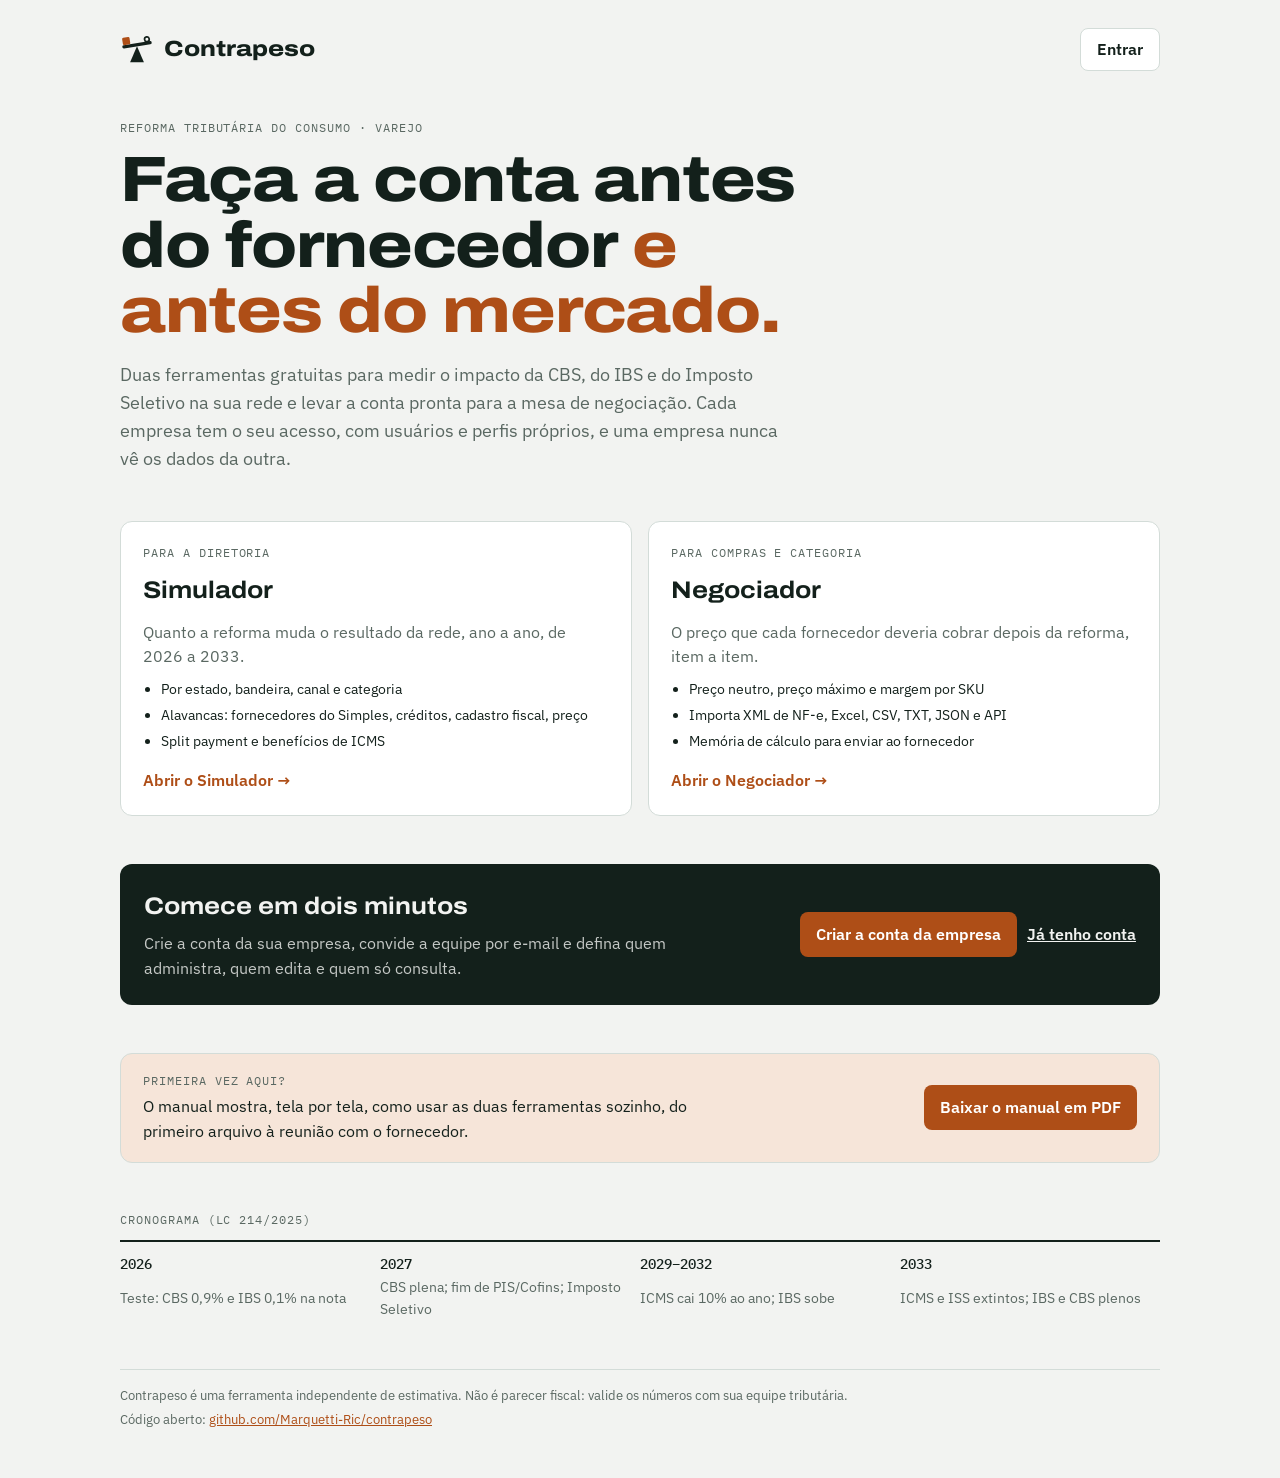
<file: site/index.html>
<!doctype html>
<html lang="pt-BR">
<head>
<meta charset="utf-8">
<meta name="viewport" content="width=device-width,initial-scale=1,viewport-fit=cover">
<title>Contrapeso</title>
<meta name="description" content="Ferramentas gratuitas para o varejo medir e negociar o impacto da reforma tributária (CBS, IBS e Imposto Seletivo).">
<link rel="icon" href="favicon.svg" type="image/svg+xml">
<link rel="preconnect" href="https://fonts.googleapis.com">
<link rel="stylesheet" href="https://fonts.googleapis.com/css2?family=Archivo:wdth,wght@100..125,500..800&family=IBM+Plex+Mono:wght@400;500&family=IBM+Plex+Sans:wght@400;500;600&display=swap">
<style>
/* Layout: marca, tese em uma frase, duas ferramentas lado a lado, cronograma da reforma como faixa, rodapé. */
:root{
  --bg:#F2F3F1; --surface:#FFFFFF; --sunk:#E9EEEC; --fg:#13201B; --muted:#5A6862; --line:#D3DCD8;
  --accent:#AE4E17; --accent-soft:#F6E5D9;
  --gain:#1B7C52; --gain-soft:#DCF0E5; --loss:#B4233A; --loss-soft:#F8DEE2; --warn:#9A6400; --warn-soft:#F6EBD3;
  --k1:#2943B0; --k2:#7B95E3; --k3:#C0692A; --k4:#1B7C52; --k5:#8656BF; --k6:#A88A1E; --k7:#77817C;
  --f-display:"Archivo","Arial",system-ui,sans-serif;
  --f-body:"IBM Plex Sans",system-ui,-apple-system,"Segoe UI",sans-serif;
  --f-mono:"IBM Plex Mono",ui-monospace,"SFMono-Regular",Menlo,monospace;
}
@media (prefers-color-scheme: dark){ :root:not([data-theme="light"]){
  --bg:#0E1412; --surface:#151D1A; --sunk:#1C2622; --fg:#E4EBE8; --muted:#93A29C; --line:#2A3631;
  --accent:#F0955E; --accent-soft:#3B2416;
  --gain:#5BC594; --gain-soft:#163426; --loss:#F27C8E; --loss-soft:#3B1820; --warn:#E3B04E; --warn-soft:#3A2D12;
  --k1:#93A6FF; --k2:#5269C4; --k3:#E59253; --k4:#5BC594; --k5:#B48CE8; --k6:#D6BB4E; --k7:#8E9994;
  color-scheme:dark }}
:root[data-theme="dark"]{
  --bg:#0E1412; --surface:#151D1A; --sunk:#1C2622; --fg:#E4EBE8; --muted:#93A29C; --line:#2A3631;
  --accent:#F0955E; --accent-soft:#3B2416;
  --gain:#5BC594; --gain-soft:#163426; --loss:#F27C8E; --loss-soft:#3B1820; --warn:#E3B04E; --warn-soft:#3A2D12;
  --k1:#93A6FF; --k2:#5269C4; --k3:#E59253; --k4:#5BC594; --k5:#B48CE8; --k6:#D6BB4E; --k7:#8E9994;
  color-scheme:dark }
*{box-sizing:border-box}
body{margin:0;background:var(--bg);color:var(--fg);font-family:var(--f-body);font-size:16px;line-height:1.55}
.wrap{max-width:1080px;margin:0 auto;padding-inline:20px;padding-block:28px 48px;display:grid;gap:48px}
.brand{display:inline-flex;align-items:center;gap:10px;color:var(--fg);text-decoration:none}
.brand .mark{width:34px;height:34px;color:var(--fg)}
.brand .word{font-family:var(--f-display);font-stretch:118%;font-weight:800;font-size:22px}
.eyebrow{font-family:var(--f-mono);font-size:12px;letter-spacing:.08em;text-transform:uppercase;color:var(--muted)}
h1{font-family:var(--f-display);font-stretch:115%;font-weight:800;font-size:clamp(34px,6vw,64px);line-height:1.02;letter-spacing:-.02em;margin:10px 0 0;text-wrap:balance;max-width:16ch}
h1 em{font-style:normal;color:var(--accent)}
.lede{font-size:18px;color:var(--muted);max-width:60ch;margin:18px 0 0}
.tools{display:grid;grid-template-columns:repeat(2,minmax(0,1fr));gap:16px}
@media (max-width:760px){.tools{grid-template-columns:minmax(0,1fr)}}
.tool{display:grid;gap:10px;align-content:start;background:var(--surface);border:1px solid var(--line);border-radius:12px;padding:22px;color:var(--fg);text-decoration:none;transition:border-color .15s}
.tool:hover{border-color:var(--accent)}
.tool:focus-visible{outline:2px solid var(--accent);outline-offset:3px}
.tool h2{font-family:var(--f-display);font-stretch:112%;font-size:24px;font-weight:700;margin:0}
.tool p{margin:0;color:var(--muted)}
.tool ul{margin:0;padding-left:18px;color:var(--fg);font-size:14px;display:grid;gap:4px}
.tool .go{font-weight:600;color:var(--accent);margin-top:6px}
.tl{display:grid;grid-template-columns:repeat(4,minmax(0,1fr));border-top:2px solid var(--fg)}
@media (max-width:760px){.tl{grid-template-columns:repeat(2,minmax(0,1fr))}}
.tl div{padding:12px 14px 0 0;display:grid;gap:2px}
.tl b{font-family:var(--f-mono);font-weight:500;font-size:14px}
.tl span{font-size:14px;color:var(--muted)}
.manual{display:flex;flex-wrap:wrap;gap:12px 24px;align-items:center;justify-content:space-between;border:1px solid var(--line);border-radius:12px;padding:18px 22px;background:var(--accent-soft)}
.manual p{margin:4px 0 0;max-width:60ch}
.dl{font-weight:600;background:var(--accent);color:var(--surface);text-decoration:none;padding:10px 16px;border-radius:8px;white-space:nowrap}
.dl:focus-visible{outline:2px solid var(--fg);outline-offset:2px}
.topo{display:flex;justify-content:space-between;align-items:center;gap:12px}
.entrar{font-weight:600;color:var(--fg);text-decoration:none;border:1px solid var(--line);border-radius:8px;padding:8px 16px;background:var(--surface)}
.entrar:hover{border-color:var(--accent)}
.cadastro{display:flex;flex-wrap:wrap;gap:16px 32px;align-items:center;justify-content:space-between;background:var(--fg);color:var(--bg);border-radius:12px;padding:24px}
.cadastro h2{font-family:var(--f-display);font-stretch:112%;font-size:24px;margin:0}
.cadastro p{margin:6px 0 0;max-width:56ch;opacity:.8}
.acoes-l{display:flex;flex-wrap:wrap;gap:10px;align-items:center}
.cadastro .sec{color:var(--bg);font-weight:600}
.entrar:focus-visible,.cadastro a:focus-visible{outline:2px solid var(--accent);outline-offset:2px}
footer{border-top:1px solid var(--line);padding-top:16px;font-size:13px;color:var(--muted);display:grid;gap:4px}
footer a{color:var(--accent)}
@media (prefers-reduced-motion:reduce){*{transition:none!important}}
</style>
</head>
<body>
<div class="wrap">
  <div class="topo"><a class="brand" href="./"><svg class="mark" viewBox="0 0 32 32" aria-hidden="true"><g transform="rotate(-9 16 12)"><rect x="2" y="10.5" width="28" height="3" rx="1.5" fill="currentColor"/><rect x="3" y="3.5" width="7" height="7" rx="1.2" fill="var(--accent)"/><circle cx="26" cy="8.3" r="2.2" fill="none" stroke="currentColor" stroke-width="1.6"/></g><path d="M16 13.5 L22.5 28.5 H9.5 Z" fill="currentColor"/></svg><span class="word">Contrapeso</span></a><a class="entrar" href="entrar/">Entrar</a></div>
  <section>
    <div class="eyebrow">Reforma tributária do consumo · varejo</div>
    <h1>Faça a conta antes do fornecedor <em>e antes do mercado.</em></h1>
    <p class="lede">Duas ferramentas gratuitas para medir o impacto da CBS, do IBS e do Imposto Seletivo na sua rede e levar a conta pronta para a mesa de negociação. Cada empresa tem o seu acesso, com usuários e perfis próprios, e uma empresa nunca vê os dados da outra.</p>
  </section>
  <section class="tools" aria-label="Ferramentas">
    <a class="tool" href="simulador/">
      <div class="eyebrow">Para a diretoria</div>
      <h2>Simulador</h2>
      <p>Quanto a reforma muda o resultado da rede, ano a ano, de 2026 a 2033.</p>
      <ul><li>Por estado, bandeira, canal e categoria</li><li>Alavancas: fornecedores do Simples, créditos, cadastro fiscal, preço</li><li>Split payment e benefícios de ICMS</li></ul>
      <span class="go">Abrir o Simulador →</span>
    </a>
    <a class="tool" href="negociador/">
      <div class="eyebrow">Para compras e categoria</div>
      <h2>Negociador</h2>
      <p>O preço que cada fornecedor deveria cobrar depois da reforma, item a item.</p>
      <ul><li>Preço neutro, preço máximo e margem por SKU</li><li>Importa XML de NF-e, Excel, CSV, TXT, JSON e API</li><li>Memória de cálculo para enviar ao fornecedor</li></ul>
      <span class="go">Abrir o Negociador →</span>
    </a>
  </section>
  <section class="cadastro" aria-label="Criar conta"><div><h2>Comece em dois minutos</h2><p>Crie a conta da sua empresa, convide a equipe por e-mail e defina quem administra, quem edita e quem só consulta.</p></div><div class="acoes-l"><a class="dl" href="entrar/?aba=criar">Criar a conta da empresa</a><a class="sec" href="entrar/">Já tenho conta</a></div></section>
  <section class="manual" aria-label="Manual">
    <div><div class="eyebrow">Primeira vez aqui?</div><p>O manual mostra, tela por tela, como usar as duas ferramentas sozinho, do primeiro arquivo à reunião com o fornecedor.</p></div>
    <a class="dl" href="manual/contrapeso-manual.pdf">Baixar o manual em PDF</a>
  </section>
  <section aria-label="Cronograma da reforma">
    <div class="eyebrow" style="margin-bottom:10px">Cronograma (LC 214/2025)</div>
    <div class="tl">
      <div><b>2026</b><span>Teste: CBS 0,9% e IBS 0,1% na nota</span></div>
      <div><b>2027</b><span>CBS plena; fim de PIS/Cofins; Imposto Seletivo</span></div>
      <div><b>2029–2032</b><span>ICMS cai 10% ao ano; IBS sobe</span></div>
      <div><b>2033</b><span>ICMS e ISS extintos; IBS e CBS plenos</span></div>
    </div>
  </section>
  <footer>
    <span>Contrapeso é uma ferramenta independente de estimativa. Não é parecer fiscal: valide os números com sua equipe tributária.</span>
    <span>Código aberto: <a href="https://github.com/Marquetti-Ric/contrapeso">github.com/Marquetti-Ric/contrapeso</a></span>
  </footer>
</div>
</body>
</html>
</file>
